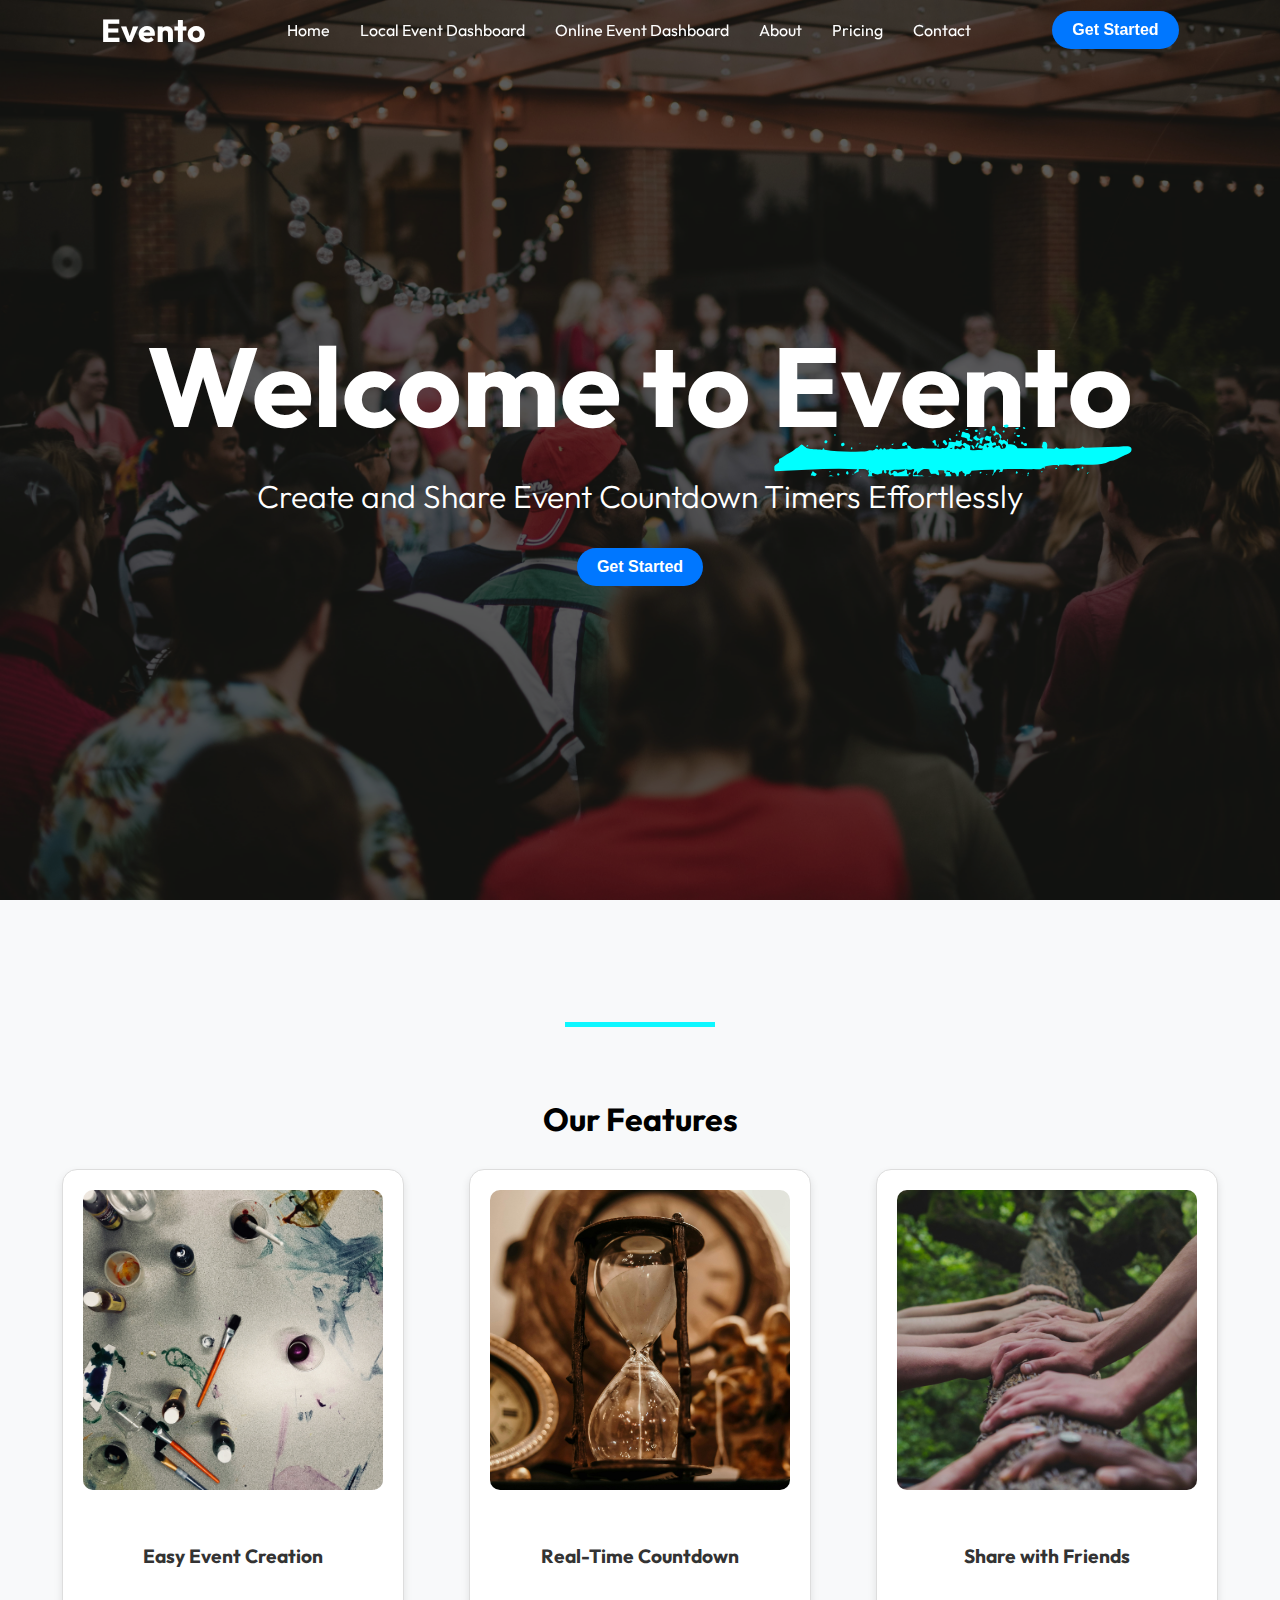
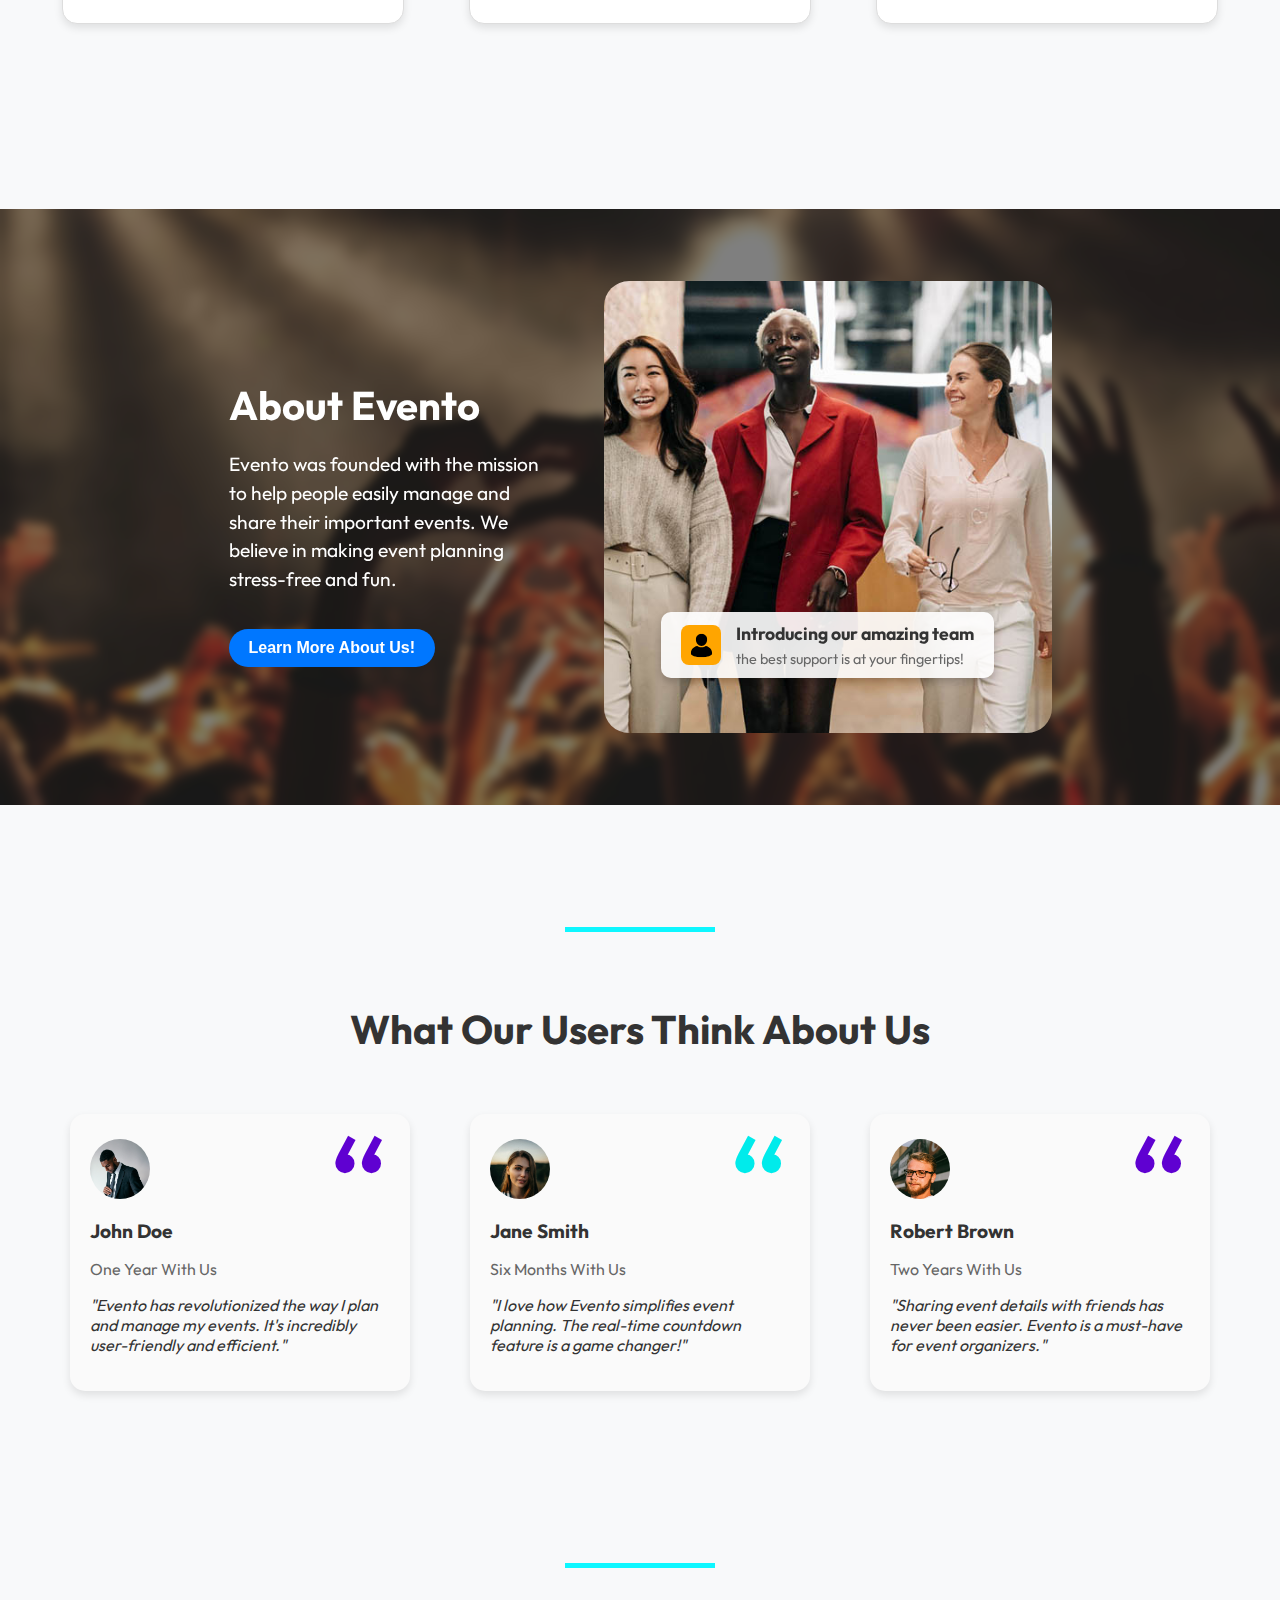
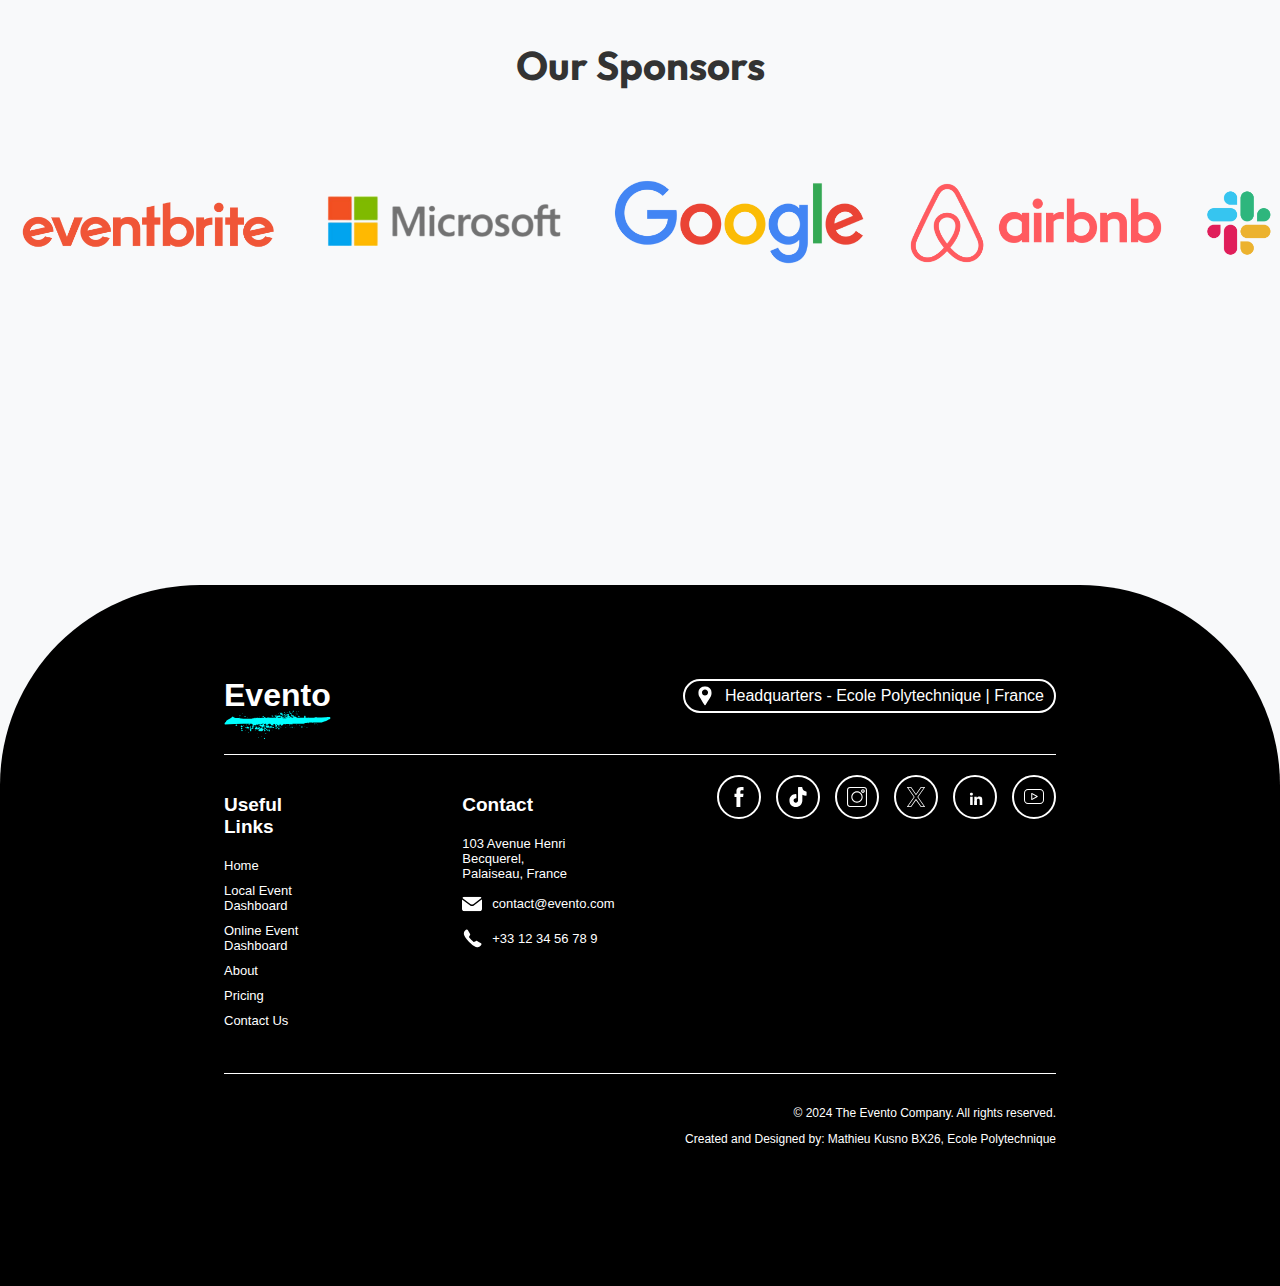
<file: index.html>
<!DOCTYPE html>
<html lang="en">
<head>
    <meta charset="utf-8" />
    <meta name="viewport" content="width=device-width, initial-scale=1">
    <link rel="stylesheet" type="text/css" href="homePage.css">
    <script src="script.js" defer></script>
    <link rel="preconnect" href="https://fonts.googleapis.com">
    <link rel="preconnect" href="https://fonts.gstatic.com" crossorigin>
    <link href="https://fonts.googleapis.com/css2?family=Outfit:wght@100..900&display=swap" rel="stylesheet">
    <title>Evento - Countdown</title>
</head>
<body>

    <div class="navbar">
        <div class="logo-nav">
            <h1>Evento</h1>
        </div>
        <div class="nav-links">
            <a href="#" class="nav-item">Home</a>
            <a href="dashboard-local.html" class="nav-item">Local Event Dashboard</a>
            <a href="dashboard-online.html" class="nav-item">Online Event Dashboard</a>
            <a href="aboutUs.html" class="nav-item">About</a>
            <a href="pricing.html" class="nav-item">Pricing</a>
            <a href="contact.html" class="nav-item">Contact</a>
        </div>
        <div class="call-to-action is-hidden-mobile">
            <a href="dashboard-local.html">
                <button>Get Started</button>
            </a>
        </div>
        <div class="hamburger" id="hamburger">
            <div></div>
            <div></div>
            <div></div>
        </div>
    </div>
    <div class="nav-drawer" id="navDrawer">
        <div class="nav-links-mobile">
            <a href="#" class="nav-item">Home</a>
            <a href="dashboard-local.html" class="nav-item">Local Event Dashboard</a>
            <a href="dashboard-online.html" class="nav-item">Online Event Dashboard</a>
            <a href="aboutUs.html" class="nav-item">About</a>
            <a href="pricing.html" class="nav-item">Pricing</a>
            <a href="contact.html" class="nav-item">Contact</a>
        </div>
        <div class="call-to-action">
            <a href="dashboard-local.html">
                <button>Get Started</button>
            </a>
        </div>
    </div>

    <div class="hero">
        <img src="img/hero-event-img.jpg" alt="Event Hero Image" class="hero-img">
        <div class="hero-darken"></div>
        <div class="hero-text">
            <h1>Welcome to <span class="highlight">Evento<img src="img/straight-underline-crop.svg" alt="Underline" class="underline-img is-hidden-mobile"></span></h1>
            <p>Create and Share Event Countdown Timers Effortlessly</p>
            <div class="call-to-action">
                <a href="dashboard-local.html">
                    <button>Get Started</button>
                </a>
            </div>
        </div>
    </div>
    
    <div id="features-overview">
        <div class="features-header">
            <div class="header-line"></div>
            <h2>Our Features</h2>
        </div>
        <div class="features-cards">
            <div class="feature-card">
                <img src="img/event-creation.jpg" alt="Easy Event Creation">
                <h3>Easy Event Creation</h3>
            </div>
            <div class="feature-card">
                <img src="img/countdown.jpg" alt="Real-Time Countdown">
                <h3>Real-Time Countdown</h3>
            </div>
            <div class="feature-card">
                <img src="img/share-with-friends.jpg" alt="Share with Friends">
                <h3>Share with Friends</h3>
            </div>
        </div>
    </div>

    <div id="about-us-overview">
        <div class="about-content">
            <h2>About Evento</h2>
            <p>Evento was founded with the mission to help people easily manage and share their important events. We believe in making event planning stress-free and fun.</p>
            <div class="call-to-action">
                <a href="aboutUs.html">
                    <button>Learn More About Us!</button>
                </a>
            </div>
        </div>
        <div class="about-image">
            <div class="image-caption">
                <div class="icon-bg">
                    <img src="img/about-us-person-icon.svg" alt="User Icon">
                </div>
                <div class="image-caption-text">
                    <strong>Introducing our amazing team</strong>
                    <p>the best support is at your fingertips!</p>
                </div>
            </div>
        </div>
    </div>

    <div id="testimonials">
        <div class="header-line"></div>
        <div class="testimonial-header">
            <h2>What Our Users Think About Us</h2>
        </div>
        <div class="testimonial-cards">
            <div class="testimonial-card">
                <div class="testimonial-card-header">
                    <img src="img/testimonial-person1.jpg" alt="User 1">
                    <span class="quote-mark">“</span>
                </div>
                <div class="testimonial-content">
                    <h3>John Doe</h3>
                    <p>One Year With Us</p>
                    <p>"Evento has revolutionized the way I plan and manage my events. It's incredibly user-friendly and efficient."</p>
                </div>
            </div>
            <div class="testimonial-card">
                <div class="testimonial-card-header">
                    <img src="img/testimonial-person2.jpg" alt="User 2">
                    <span class="quote-mark is-middle">“</span>
                </div>
                <div class="testimonial-content">
                    <h3>Jane Smith</h3>
                    <p>Six Months With Us</p>
                    <p>"I love how Evento simplifies event planning. The real-time countdown feature is a game changer!"</p>
                </div>
            </div>
            <div class="testimonial-card">
                <div class="testimonial-card-header">
                    <img src="img/testimonial-person3.jpg" alt="User 3">
                    <span class="quote-mark">“</span>
                </div>
                <div class="testimonial-content">
                    <h3>Robert Brown</h3>
                    <p>Two Years With Us</p>
                    <p>"Sharing event details with friends has never been easier. Evento is a must-have for event organizers."</p>
                </div>
            </div>
        </div>
    </div>

    <div id="our-sponsors">
        <div class="header-line"></div>
        <h2>Our Sponsors</h2>
        <div class="marquee-container">
            <div class="marquee">
                <img src="img/eventbrite.png" alt="Eventbrite">
                <img src="img/microsoft.png" alt="Microsoft">
                <img src="img/google.png" alt="Google">
                <img src="img/airbnb.png" alt="Airbnb">
                <img src="img/slack.png" alt="Slack">
                <img src="img/salesforce.png" alt="Salesforce">
                <img src="img/zoom.png" alt="Zoom">

                <img src="img/eventbrite.png" alt="Eventbrite">
                <img src="img/microsoft.png" alt="Microsoft">
                <img src="img/google.png" alt="Google">
                <img src="img/airbnb.png" alt="Airbnb">
                <img src="img/slack.png" alt="Slack">
                <img src="img/salesforce.png" alt="Salesforce">
                <img src="img/zoom.png" alt="Zoom">
            </div>
        </div>
    </div>
    
    <div id="footer">
        <div class="footer-top">
            <div class="logo-footer">
                <h1><span class="highlight">Evento<img src="img/straight-underline.svg" alt="Underline" class="underline-img"></span></h1>
            </div>
            <div class="footer-location">
                <img src="img/location-pin-footer.svg" alt="Location Icon">
                <p>Headquarters - Ecole Polytechnique | France</p>
            </div>
        </div>
        <div class="footer-line"></div>

        <div class="footer-mid">
            <div class="footer-links">
                <div class="footer-column">
                    <h3>Useful Links</h3>
                    <a href="index.html"><h4>Home</h4></a>
                    <a href="dashboard-local.html"><h4>Local Event Dashboard</h4></a>
                    <a href="dashboard-online.html"><h4>Online Event Dashboard</h4></a>
                    <a href="aboutUs.html"><h4>About</h4></a>
                    <a href="pricing.html"><h4>Pricing</h4></a>
                    <a href="contact.html"><h4>Contact Us</h4></a>
                </div>
                <div class="footer-column">
                    <h3>Contact</h3>
                    <h4>103 Avenue Henri Becquerel, <br>Palaiseau, France</h4>
                    <div class="contact-info">
                        <img src="img/email-icon-footer.svg" alt="Email Icon">
                        <h4>contact@evento.com</h4>
                    </div>
                    <div class="contact-info">
                        <img src="img/tel-icon-footer.svg" alt="Telephone Icon">
                        <h4>+33 12 34 56 78 9</h4>
                    </div>
                </div>
            </div>
            <div class="footer-socials">
                <a href="https://www.facebook.com/" target="_blank"><img src="img/facebook.svg" alt="Facebook"></a>
                <a href="https://www.tiktok.com/" target="_blank"><img src="img/tiktok.svg" alt="TikTok"></a>
                <a href="https://www.instagram.com/" target="_blank"><img src="img/instagram.svg" alt="Instagram"></a>
                <a href="https://www.x.com/" target="_blank"><img src="img/x.svg" alt="X (formerly Twitter)"></a>
                <a href="https://www.linkedin.com/" target="_blank"><img src="img/linkedIn.svg" alt="LinkedIn"></a>
                <a href="https://www.youtube.com/" target="_blank"><img src="img/youtube.svg" alt="YouTube"></a>
            </div>
        </div>
        <div class="footer-line"></div>

        <div class="footer-bottom">
            <p>© 2024 The Evento Company. All rights reserved.</p>
            <p>Created and Designed by: Mathieu Kusno BX26, Ecole Polytechnique</p>
        </div>

    </div>
    
</body>
</html>
</file>
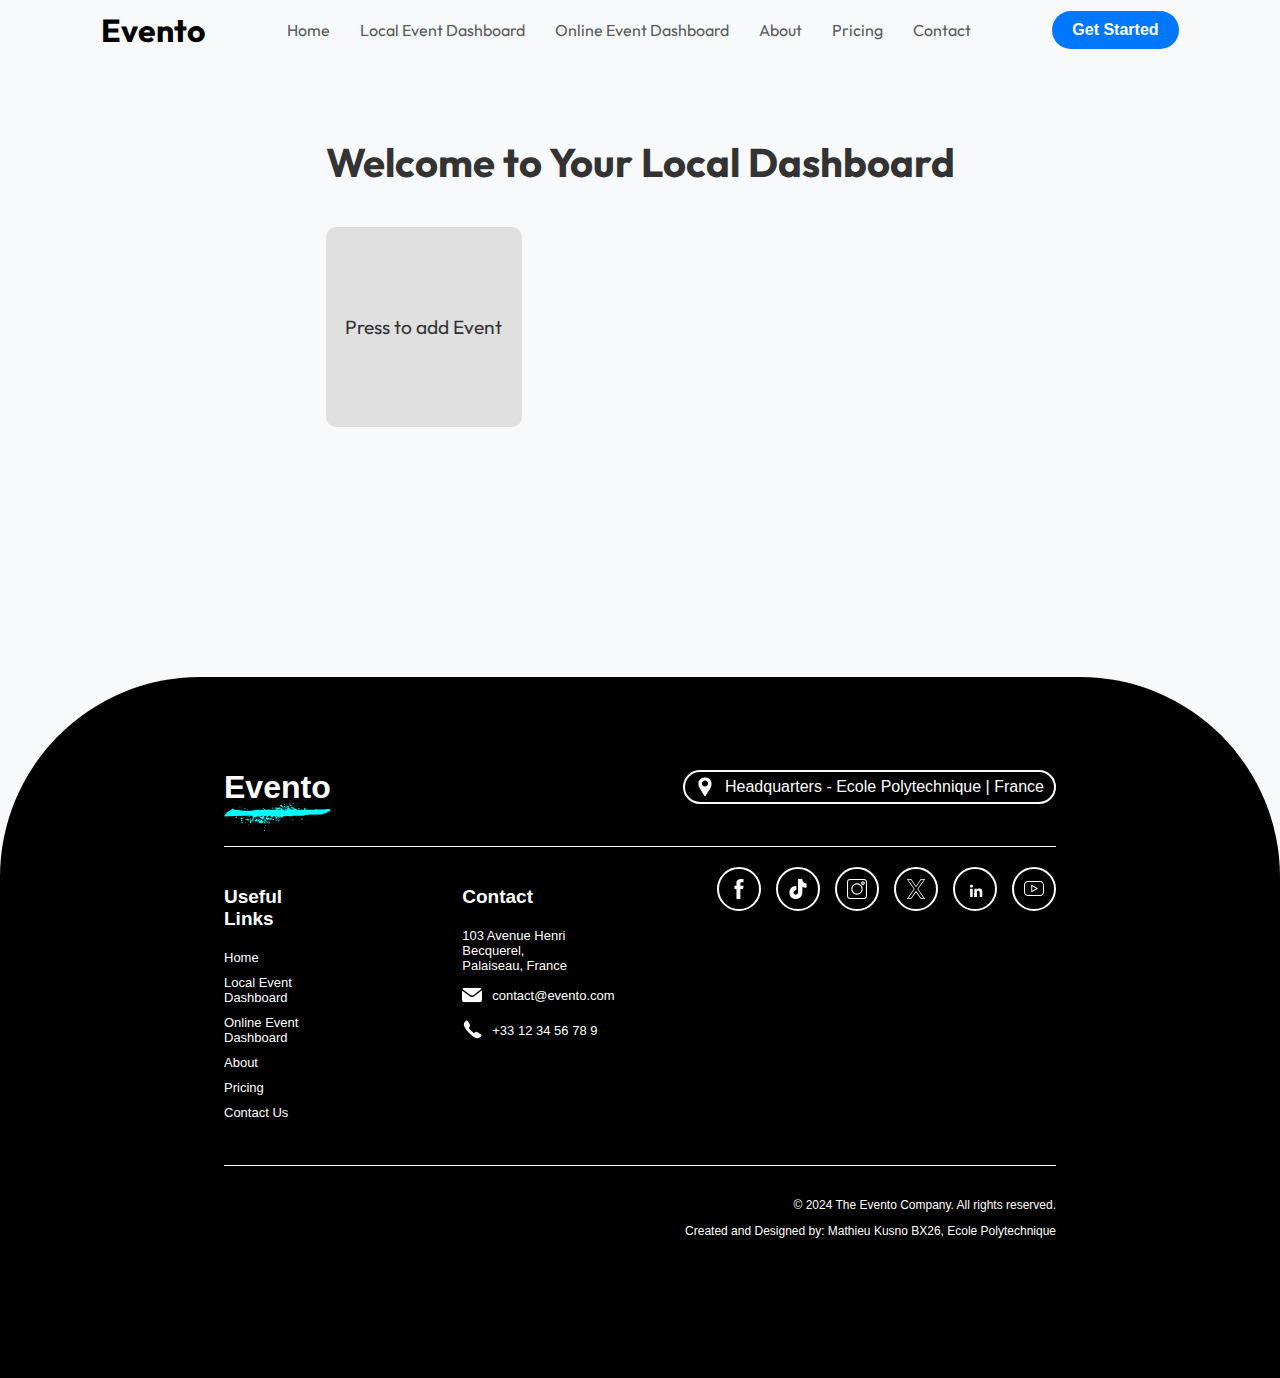
<file: dashboard-local.html>
<!DOCTYPE html>
<html lang="en">
<head>
    <meta charset="utf-8" />
    <meta name="viewport" content="width=device-width, initial-scale=1">
    <link rel="stylesheet" type="text/css" href="homePage.css">
    <link rel="stylesheet" type="text/css" href="pricing.css">
    <link rel="stylesheet" type="text/css" href="dashboard-local.css">
    <script src="dashboard-local-script.js" defer></script>
    <script src="script.js" defer></script>
    <link rel="preconnect" href="https://fonts.googleapis.com">
    <link rel="preconnect" href="https://fonts.gstatic.com" crossorigin>
    <link href="https://fonts.googleapis.com/css2?family=Outfit:wght@100..900&display=swap" rel="stylesheet">
    <title>Evento - Countdown</title>
</head>
<body>
    <div class="navbar">
        <div class="logo-nav">
            <h1>Evento</h1>
        </div>
        <div class="nav-links">
            <a href="index.html" class="nav-item">Home</a>
            <a href="#" class="nav-item">Local Event Dashboard</a>
            <a href="dashboard-online.html" class="nav-item">Online Event Dashboard</a>
            <a href="aboutUs.html" class="nav-item">About</a>
            <a href="pricing.html" class="nav-item">Pricing</a>
            <a href="contact.html" class="nav-item">Contact</a>
        </div>
        <div class="call-to-action is-hidden-mobile">
            <a href="dashboard-local.html">
                <button>Get Started</button>
            </a>
        </div>
        <div class="hamburger" id="hamburger">
            <div></div>
            <div></div>
            <div></div>
        </div>
    </div>
    <div class="nav-drawer" id="navDrawer">
        <div class="nav-links-mobile">
            <a href="index.html" class="nav-item">Home</a>
            <a href="#" class="nav-item">Local Event Dashboard</a>
            <a href="dashboard-online.html" class="nav-item">Online Event Dashboard</a>
            <a href="aboutUs.html" class="nav-item">About</a>
            <a href="pricing.html" class="nav-item">Pricing</a>
            <a href="contact.html" class="nav-item">Contact</a>
        </div>
        <div class="call-to-action">
            <a href="dashboard-local.html">
                <button>Get Started</button>
            </a>
        </div>
    </div>

    <input type="file" id="imageInput" style="display:none;" accept="image/*" onchange="handleImageChange(event)">


    <div id="local-dashboard">
        <h1>Welcome to Your Local Dashboard</h1>
        <div class="grid-container" id="grid-container">
            <div class="add-card" onclick="showModal()">
                <p>Press to add Event</p>
            </div>
        </div>
        <input type="file" id="imageInput" style="display:none;" accept="image/*">
    </div>

    <!-- Modal Pop up for user input-->
    <div id="cardModal" class="modal">
        <div class="modal-content">
            <span class="close" onclick="closeModal()">&times;</span>
            <h2>Add New Card</h2>
            <form id="cardForm">
                <label for="cardTitle">Event Title:</label>
                <textarea id="cardTitle" name="cardTitle" required></textarea>

                <label for="cardParagraph">Event Description:</label>
                <textarea id="cardParagraph" name="cardParagraph" required></textarea>

                <label for="cardDateTime">Event Date and Time:</label>
                <input type="datetime-local" id="cardDateTime" name="cardDateTime" required>

                <button type="button" onclick="submitCardDetails()">Submit</button>
            </form>
        </div>
    </div>
    
    
    <div id="footer">
        <div class="footer-top">
            <div class="logo-footer">
                <h1><span class="highlight">Evento<img src="img/straight-underline.svg" alt="Underline" class="underline-img"></span></h1>
            </div>
            <div class="footer-location">
                <img src="img/location-pin-footer.svg" alt="Location Icon">
                <p>Headquarters - Ecole Polytechnique | France</p>
            </div>
        </div>
        <div class="footer-line"></div>

        <div class="footer-mid">
            <div class="footer-links">
                <div class="footer-column">
                    <h3>Useful Links</h3>
                    <a href="index.html"><h4>Home</h4></a>
                    <a href="dashboard-local.html"><h4>Local Event Dashboard</h4></a>
                    <a href="dashboard-online.html"><h4>Online Event Dashboard</h4></a>
                    <a href="aboutUs.html"><h4>About</h4></a>
                    <a href="pricing.html"><h4>Pricing</h4></a>
                    <a href="contact.html"><h4>Contact Us</h4></a>
                </div>
                <div class="footer-column">
                    <h3>Contact</h3>
                    <h4>103 Avenue Henri Becquerel, <br>Palaiseau, France</h4>
                    <div class="contact-info">
                        <img src="img/email-icon-footer.svg" alt="Email Icon">
                        <h4>contact@evento.com</h4>
                    </div>
                    <div class="contact-info">
                        <img src="img/tel-icon-footer.svg" alt="Telephone Icon">
                        <h4>+33 12 34 56 78 9</h4>
                    </div>
                </div>
            </div>
            <div class="footer-socials">
                <a href="https://www.facebook.com/" target="_blank"><img src="img/facebook.svg" alt="Facebook"></a>
                <a href="https://www.tiktok.com/" target="_blank"><img src="img/tiktok.svg" alt="TikTok"></a>
                <a href="https://www.instagram.com/" target="_blank"><img src="img/instagram.svg" alt="Instagram"></a>
                <a href="https://www.x.com/" target="_blank"><img src="img/x.svg" alt="X (formerly Twitter)"></a>
                <a href="https://www.linkedin.com/" target="_blank"><img src="img/linkedIn.svg" alt="LinkedIn"></a>
                <a href="https://www.youtube.com/" target="_blank"><img src="img/youtube.svg" alt="YouTube"></a>
            </div>
        </div>
        <div class="footer-line"></div>

        <div class="footer-bottom">
            <p>© 2024 The Evento Company. All rights reserved.</p>
            <p>Created and Designed by: Mathieu Kusno BX26, Ecole Polytechnique</p>
        </div>

    </div>
    
</body>
</html>
</file>
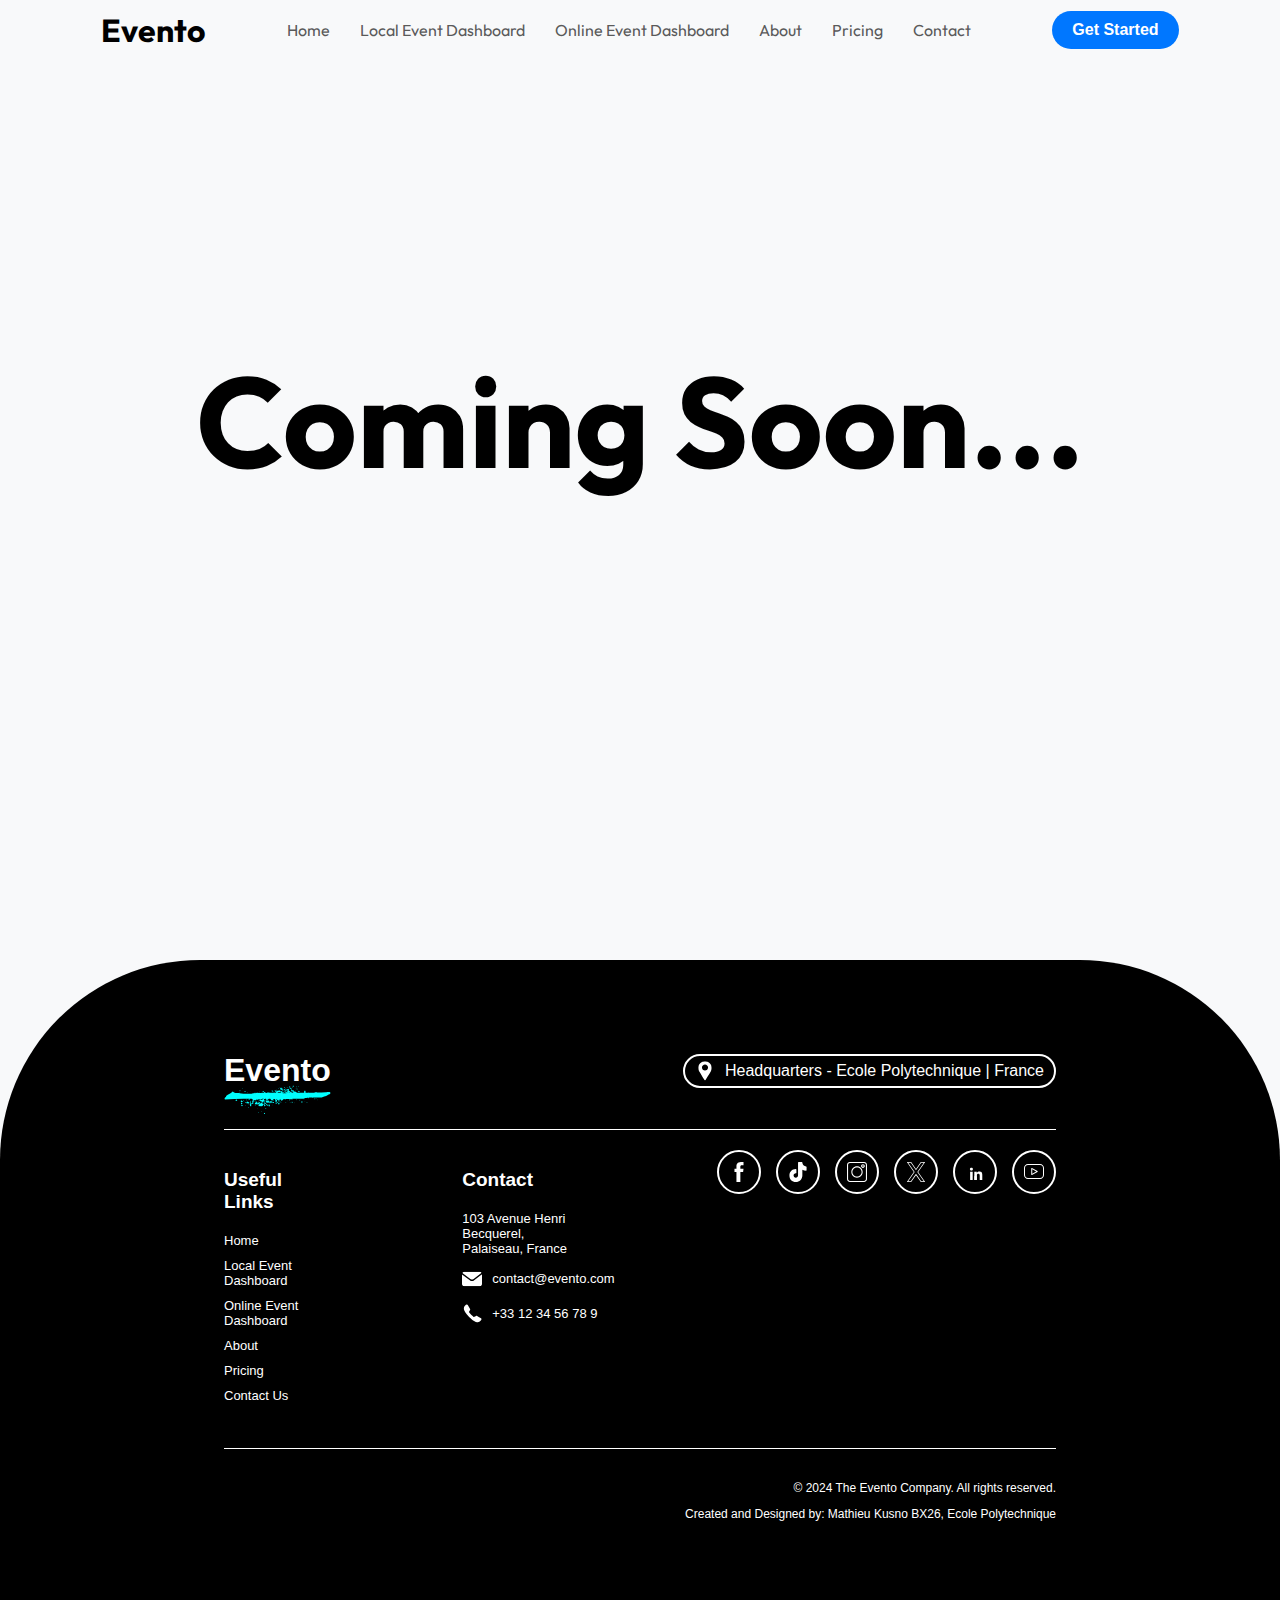
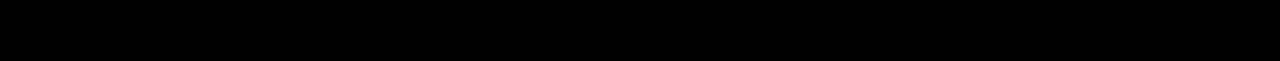
<file: dashboard-online.html>
<!DOCTYPE html>
<html lang="en">
<head>
    <meta charset="utf-8" />
    <meta name="viewport" content="width=device-width, initial-scale=1">
    <link rel="stylesheet" type="text/css" href="homePage.css">
    <link rel="stylesheet" type="text/css" href="pricing.css">
    <link rel="stylesheet" type="text/css" href="dashboard-online.css">
    <script src="script.js" defer></script>
    <link rel="preconnect" href="https://fonts.googleapis.com">
    <link rel="preconnect" href="https://fonts.gstatic.com" crossorigin>
    <link href="https://fonts.googleapis.com/css2?family=Outfit:wght@100..900&display=swap" rel="stylesheet">
    <title>Evento - Countdown</title>
</head>
<body>
    <div class="navbar">
        <div class="logo-nav">
            <h1>Evento</h1>
        </div>
        <div class="nav-links">
            <a href="index.html" class="nav-item">Home</a>
            <a href="dashboard-local.html" class="nav-item">Local Event Dashboard</a>
            <a href="#" class="nav-item">Online Event Dashboard</a>
            <a href="aboutUs.html" class="nav-item">About</a>
            <a href="pricing.html" class="nav-item">Pricing</a>
            <a href="contact.html" class="nav-item">Contact</a>
        </div>
        <div class="call-to-action is-hidden-mobile">
            <a href="dashboard-local.html">
                <button>Get Started</button>
            </a>
        </div>
        <div class="hamburger" id="hamburger">
            <div></div>
            <div></div>
            <div></div>
        </div>
    </div>
    <div class="nav-drawer" id="navDrawer">
        <div class="nav-links-mobile">
            <a href="index.html" class="nav-item">Home</a>
            <a href="dashboard-local.html" class="nav-item">Local Event Dashboard</a>
            <a href="#" class="nav-item">Online Event Dashboard</a>
            <a href="aboutUs.html" class="nav-item">About</a>
            <a href="pricing.html" class="nav-item">Pricing</a>
            <a href="contact.html" class="nav-item">Contact</a>
        </div>
        <div class="call-to-action">
            <a href="dashboard-local.html">
                <button>Get Started</button>
            </a>
        </div>
    </div>


    <div class="hero-title">
        <h1>Coming Soon...</h1>
    </div>
    
    <div id="footer">
        <div class="footer-top">
            <div class="logo-footer">
                <h1><span class="highlight">Evento<img src="img/straight-underline.svg" alt="Underline" class="underline-img"></span></h1>
            </div>
            <div class="footer-location">
                <img src="img/location-pin-footer.svg" alt="Location Icon">
                <p>Headquarters - Ecole Polytechnique | France</p>
            </div>
        </div>
        <div class="footer-line"></div>

        <div class="footer-mid">
            <div class="footer-links">
                <div class="footer-column">
                    <h3>Useful Links</h3>
                    <a href="index.html"><h4>Home</h4></a>
                    <a href="dashboard-local.html"><h4>Local Event Dashboard</h4></a>
                    <a href="dashboard-online.html"><h4>Online Event Dashboard</h4></a>
                    <a href="aboutUs.html"><h4>About</h4></a>
                    <a href="pricing.html"><h4>Pricing</h4></a>
                    <a href="contact.html"><h4>Contact Us</h4></a>
                </div>
                <div class="footer-column">
                    <h3>Contact</h3>
                    <h4>103 Avenue Henri Becquerel, <br>Palaiseau, France</h4>
                    <div class="contact-info">
                        <img src="img/email-icon-footer.svg" alt="Email Icon">
                        <h4>contact@evento.com</h4>
                    </div>
                    <div class="contact-info">
                        <img src="img/tel-icon-footer.svg" alt="Telephone Icon">
                        <h4>+33 12 34 56 78 9</h4>
                    </div>
                </div>
            </div>
            <div class="footer-socials">
                <a href="https://www.facebook.com/" target="_blank"><img src="img/facebook.svg" alt="Facebook"></a>
                <a href="https://www.tiktok.com/" target="_blank"><img src="img/tiktok.svg" alt="TikTok"></a>
                <a href="https://www.instagram.com/" target="_blank"><img src="img/instagram.svg" alt="Instagram"></a>
                <a href="https://www.x.com/" target="_blank"><img src="img/x.svg" alt="X (formerly Twitter)"></a>
                <a href="https://www.linkedin.com/" target="_blank"><img src="img/linkedIn.svg" alt="LinkedIn"></a>
                <a href="https://www.youtube.com/" target="_blank"><img src="img/youtube.svg" alt="YouTube"></a>
            </div>
        </div>
        <div class="footer-line"></div>

        <div class="footer-bottom">
            <p>© 2024 The Evento Company. All rights reserved.</p>
            <p>Created and Designed by: Mathieu Kusno BX26, Ecole Polytechnique</p>
        </div>

    </div>
    
</body>
</html>
</file>
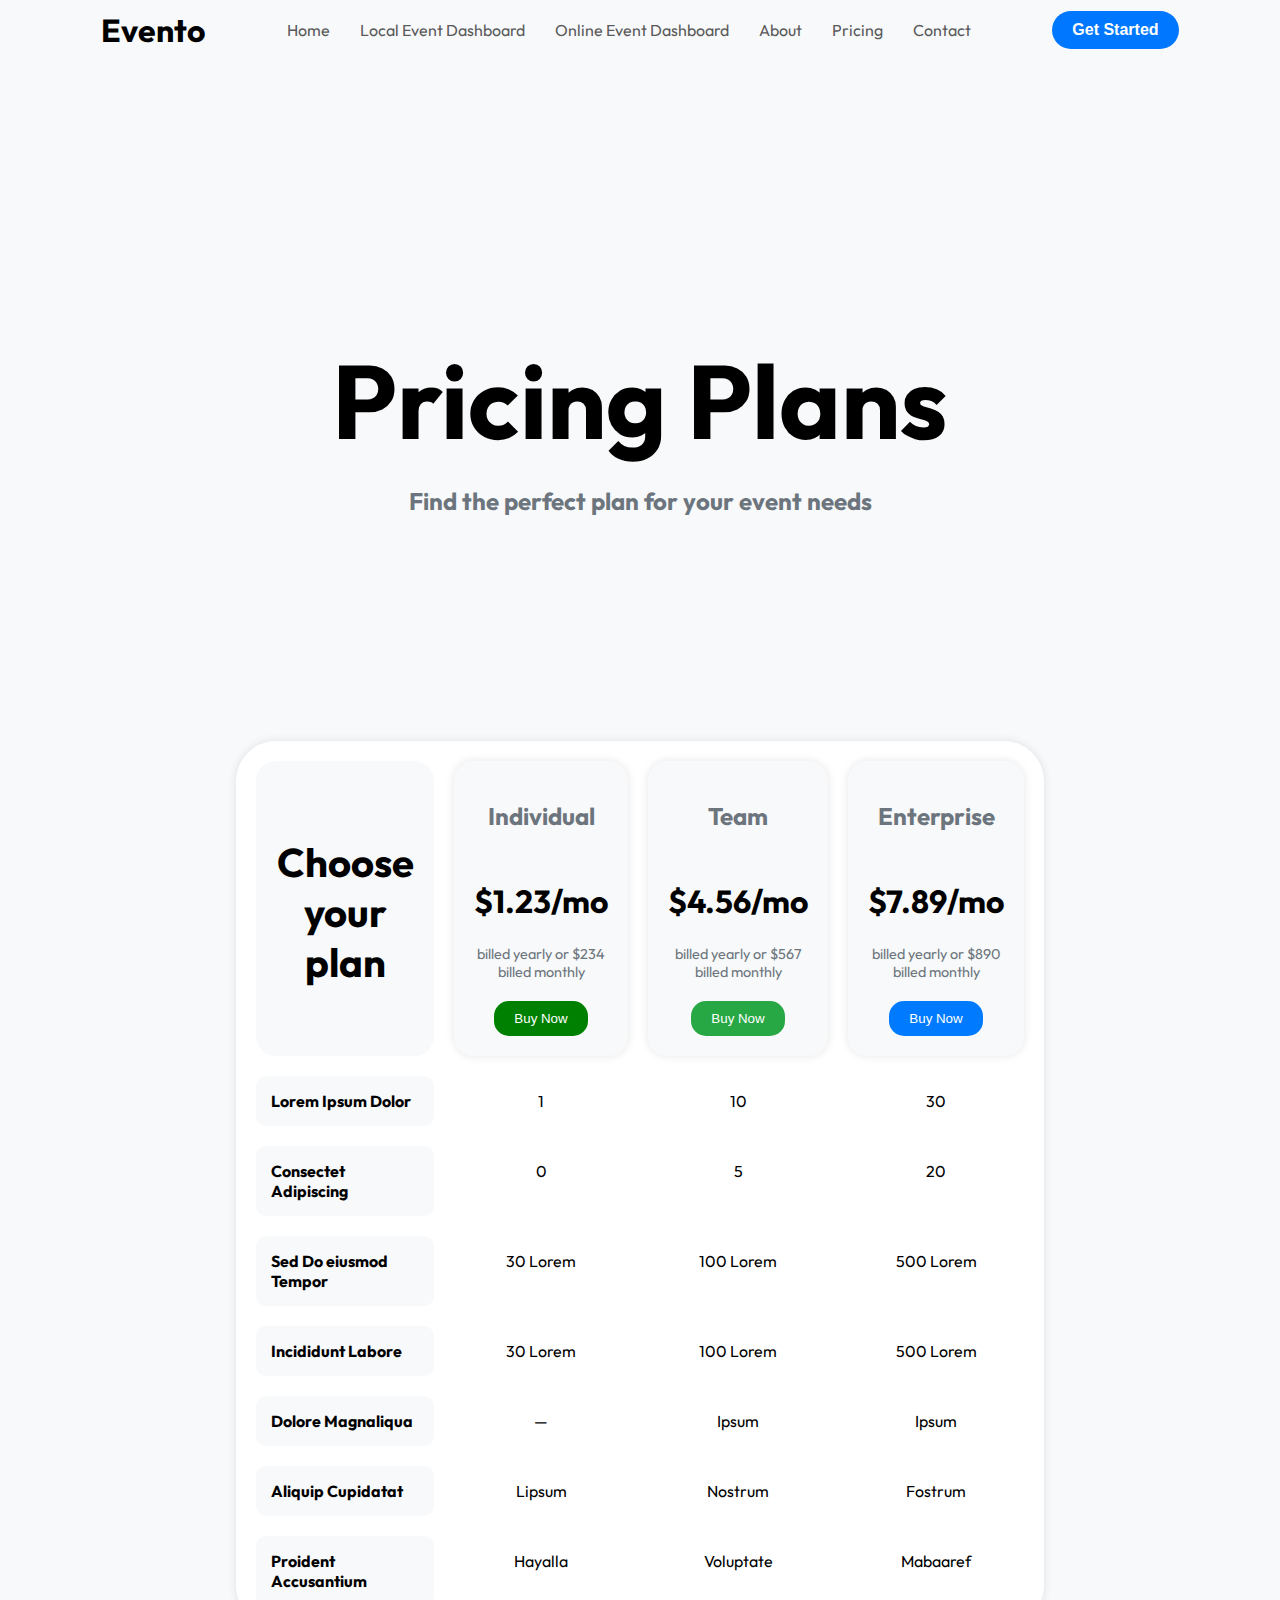
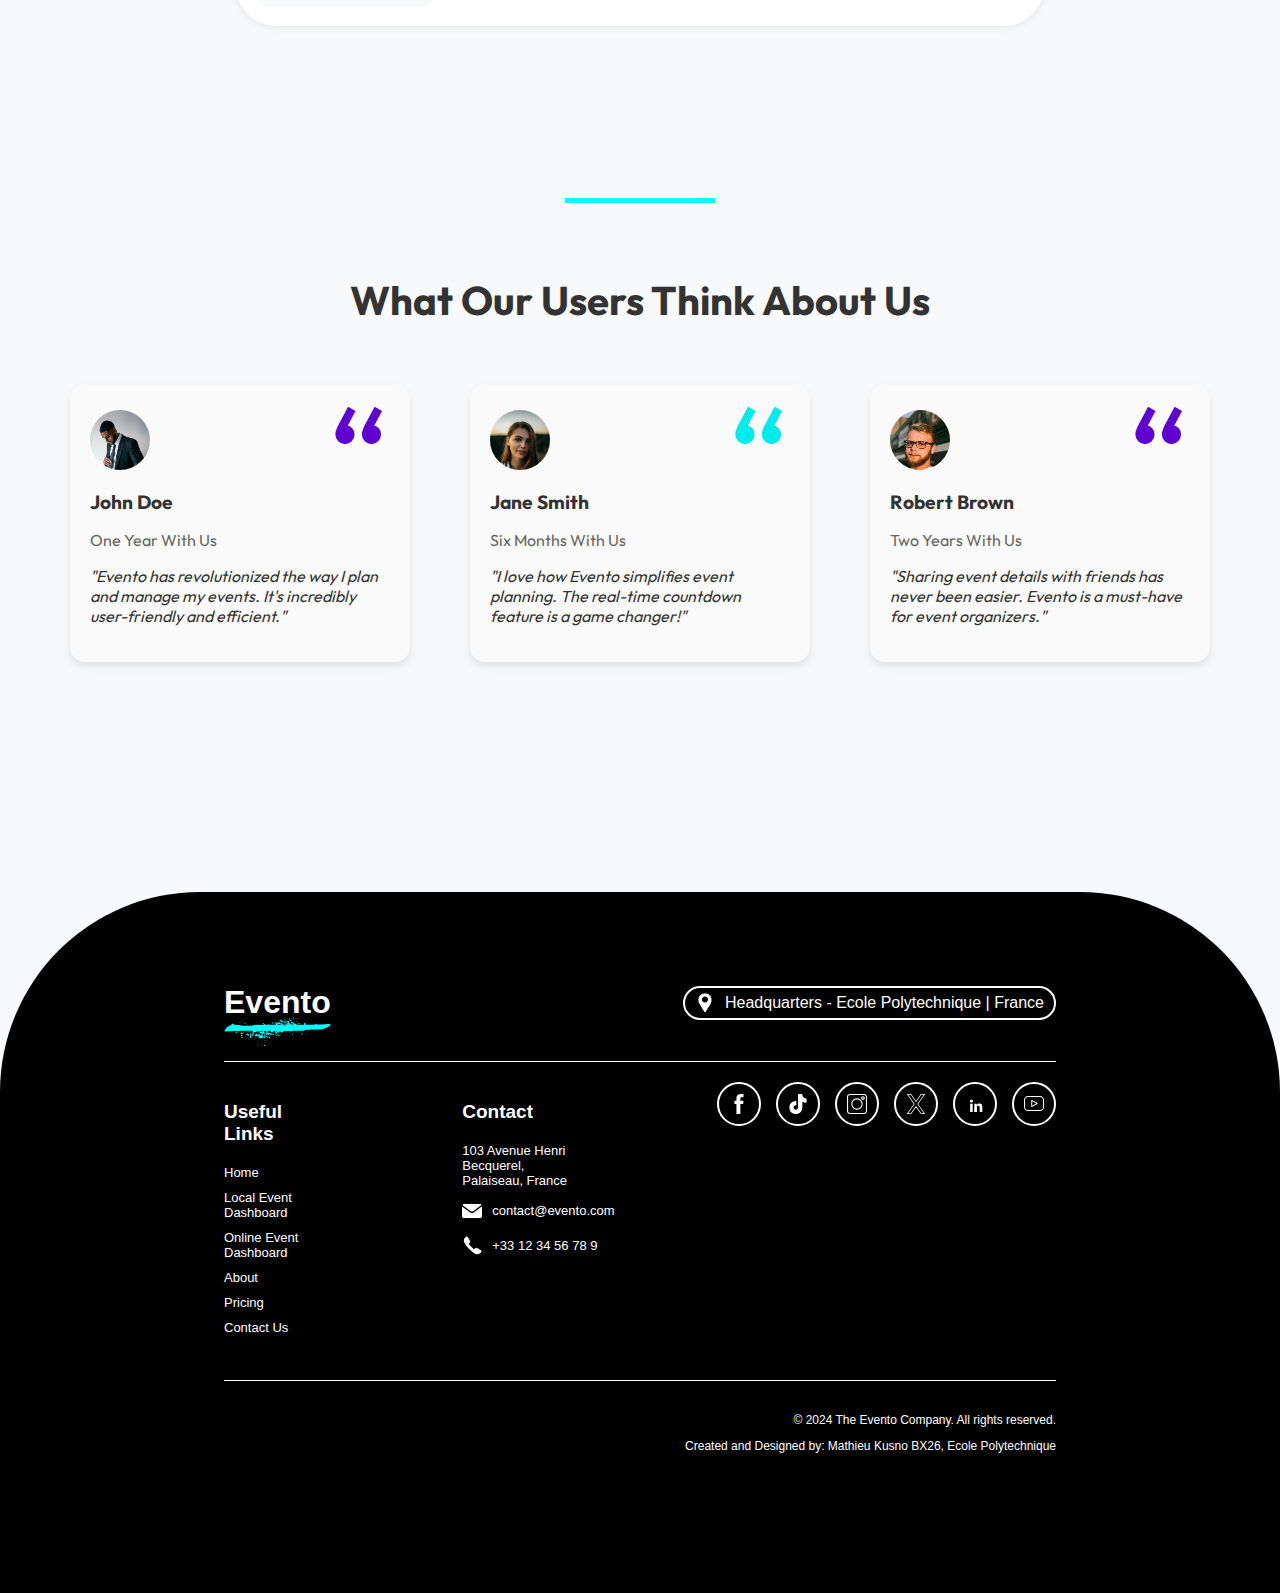
<file: pricing.html>
<!DOCTYPE html>
<html lang="en">
<head>
    <meta charset="utf-8" />
    <meta name="viewport" content="width=device-width, initial-scale=1">
    <link rel="stylesheet" type="text/css" href="homePage.css">
    <link rel="stylesheet" type="text/css" href="pricing.css">
    <script src="script.js" defer></script>
    <link rel="preconnect" href="https://fonts.googleapis.com">
    <link rel="preconnect" href="https://fonts.gstatic.com" crossorigin>
    <link href="https://fonts.googleapis.com/css2?family=Outfit:wght@100..900&display=swap" rel="stylesheet">
    <title>Evento - Countdown</title>
</head>
<body>
    <div class="navbar">
        <div class="logo-nav">
            <h1>Evento</h1>
        </div>
        <div class="nav-links">
            <a href="index.html" class="nav-item">Home</a>
            <a href="dashboard-local.html" class="nav-item">Local Event Dashboard</a>
            <a href="dashboard-online.html" class="nav-item">Online Event Dashboard</a>
            <a href="aboutUs.html" class="nav-item">About</a>
            <a href="#" class="nav-item">Pricing</a>
            <a href="contact.html" class="nav-item">Contact</a>
        </div>
        <div class="call-to-action is-hidden-mobile">
            <a href="dashboard-local.html">
                <button>Get Started</button>
            </a>
        </div>
        <div class="hamburger" id="hamburger">
            <div></div>
            <div></div>
            <div></div>
        </div>
    </div>
    <div class="nav-drawer" id="navDrawer">
        <div class="nav-links-mobile">
            <a href="index.html" class="nav-item">Home</a>
            <a href="dashboard-local.html" class="nav-item">Local Event Dashboard</a>
            <a href="dashboard-online.html" class="nav-item">Online Event Dashboard</a>
            <a href="aboutUs.html" class="nav-item">About</a>
            <a href="#" class="nav-item">Pricing</a>
            <a href="contact.html" class="nav-item">Contact</a>
        </div>
        <div class="call-to-action">
            <a href="dashboard-local.html">
                <button>Get Started</button>
            </a>
        </div>
    </div>

    <div id="pricing">
        <h1 class="main-title">Pricing Plans</h1>
        <h2 class="main-subtitle">Find the perfect plan for your event needs</h2>
        <div class="pricing-features-grid">
            <div class="plan-description">
                <h1>Choose your plan</h1>
            </div>
            <div class="plan individual">
                <h2>Individual</h2>
                <p class="price">$1.23/mo</p>
                <p class="billing">billed yearly or $234 billed monthly</p>
                <a href="https://buy.stripe.com/test_3csbMf5wb4re0lW6oo">
                    <button>Buy Now</button>
                </a>
                
            </div>
            <div class="plan team">
                <h2>Team</h2>
                <p class="price">$4.56/mo</p>
                <p class="billing">billed yearly or $567 billed monthly</p>
                <a href="https://buy.stripe.com/test_bIYeYr1fV7Dqd8I8wx">
                    <button>Buy Now</button>
                </a>
            </div>
            <div class="plan enterprise">
                <h2>Enterprise</h2>
                <p class="price">$7.89/mo</p>
                <p class="billing">billed yearly or $890 billed monthly</p>
                <a href="https://buy.stripe.com/test_14k9E79MraPCecMeUW">
                    <button>Buy Now</button>
                </a>
            </div>
    
            
            <div class="feature-title is-hidden-mobile">Lorem Ipsum Dolor</div>
            <div class="feature is-hidden-mobile">1</div>
            <div class="feature is-hidden-mobile">10</div>
            <div class="feature is-hidden-mobile">30</div>
            
            <div class="feature-title is-hidden-mobile">Consectet Adipiscing</div>
            <div class="feature is-hidden-mobile">0</div>
            <div class="feature is-hidden-mobile">5</div>
            <div class="feature is-hidden-mobile">20</div>
            
            <div class="feature-title is-hidden-mobile">Sed Do eiusmod Tempor</div>
            <div class="feature is-hidden-mobile">30 Lorem</div>
            <div class="feature is-hidden-mobile">100 Lorem</div>
            <div class="feature is-hidden-mobile">500 Lorem</div>
            
            <div class="feature-title is-hidden-mobile">Incididunt Labore</div>
            <div class="feature is-hidden-mobile">30 Lorem</div>
            <div class="feature is-hidden-mobile">100 Lorem</div>
            <div class="feature is-hidden-mobile">500 Lorem</div>
            
            <div class="feature-title is-hidden-mobile">Dolore Magnaliqua</div>
            <div class="feature is-hidden-mobile">—</div>
            <div class="feature is-hidden-mobile">Ipsum</div>
            <div class="feature is-hidden-mobile">Ipsum</div>
            
            <div class="feature-title is-hidden-mobile">Aliquip Cupidatat</div>
            <div class="feature is-hidden-mobile">Lipsum</div>
            <div class="feature is-hidden-mobile">Nostrum</div>
            <div class="feature is-hidden-mobile">Fostrum</div>
            
            <div class="feature-title is-hidden-mobile">Proident Accusantium</div>
            <div class="feature is-hidden-mobile">Hayalla</div>
            <div class="feature is-hidden-mobile">Voluptate</div>
            <div class="feature is-hidden-mobile">Mabaaref</div>
        </div>
    </div>

    <div id="testimonials">
        <div class="header-line"></div>
        <div class="testimonial-header">
            <h2>What Our Users Think About Us</h2>
        </div>
        <div class="testimonial-cards">
            <div class="testimonial-card">
                <div class="testimonial-card-header">
                    <img src="img/testimonial-person1.jpg" alt="User 1">
                    <span class="quote-mark">“</span>
                </div>
                <div class="testimonial-content">
                    <h3>John Doe</h3>
                    <p>One Year With Us</p>
                    <p>"Evento has revolutionized the way I plan and manage my events. It's incredibly user-friendly and efficient."</p>
                </div>
            </div>
            <div class="testimonial-card">
                <div class="testimonial-card-header">
                    <img src="img/testimonial-person2.jpg" alt="User 2">
                    <span class="quote-mark is-middle">“</span>
                </div>
                <div class="testimonial-content">
                    <h3>Jane Smith</h3>
                    <p>Six Months With Us</p>
                    <p>"I love how Evento simplifies event planning. The real-time countdown feature is a game changer!"</p>
                </div>
            </div>
            <div class="testimonial-card">
                <div class="testimonial-card-header">
                    <img src="img/testimonial-person3.jpg" alt="User 3">
                    <span class="quote-mark">“</span>
                </div>
                <div class="testimonial-content">
                    <h3>Robert Brown</h3>
                    <p>Two Years With Us</p>
                    <p>"Sharing event details with friends has never been easier. Evento is a must-have for event organizers."</p>
                </div>
            </div>
        </div>
    </div>
    
    <div id="footer">
        <div class="footer-top">
            <div class="logo-footer">
                <h1><span class="highlight">Evento<img src="img/straight-underline.svg" alt="Underline" class="underline-img"></span></h1>
            </div>
            <div class="footer-location">
                <img src="img/location-pin-footer.svg" alt="Location Icon">
                <p>Headquarters - Ecole Polytechnique | France</p>
            </div>
        </div>
        <div class="footer-line"></div>

        <div class="footer-mid">
            <div class="footer-links">
                <div class="footer-column">
                    <h3>Useful Links</h3>
                    <a href="index.html"><h4>Home</h4></a>
                    <a href="dashboard-local.html"><h4>Local Event Dashboard</h4></a>
                    <a href="dashboard-online.html"><h4>Online Event Dashboard</h4></a>
                    <a href="aboutUs.html"><h4>About</h4></a>
                    <a href="pricing.html"><h4>Pricing</h4></a>
                    <a href="contact.html"><h4>Contact Us</h4></a>
                </div>
                <div class="footer-column">
                    <h3>Contact</h3>
                    <h4>103 Avenue Henri Becquerel, <br>Palaiseau, France</h4>
                    <div class="contact-info">
                        <img src="img/email-icon-footer.svg" alt="Email Icon">
                        <h4>contact@evento.com</h4>
                    </div>
                    <div class="contact-info">
                        <img src="img/tel-icon-footer.svg" alt="Telephone Icon">
                        <h4>+33 12 34 56 78 9</h4>
                    </div>
                </div>
            </div>
            <div class="footer-socials">
                <a href="https://www.facebook.com/" target="_blank"><img src="img/facebook.svg" alt="Facebook"></a>
                <a href="https://www.tiktok.com/" target="_blank"><img src="img/tiktok.svg" alt="TikTok"></a>
                <a href="https://www.instagram.com/" target="_blank"><img src="img/instagram.svg" alt="Instagram"></a>
                <a href="https://www.x.com/" target="_blank"><img src="img/x.svg" alt="X (formerly Twitter)"></a>
                <a href="https://www.linkedin.com/" target="_blank"><img src="img/linkedIn.svg" alt="LinkedIn"></a>
                <a href="https://www.youtube.com/" target="_blank"><img src="img/youtube.svg" alt="YouTube"></a>
            </div>
        </div>
        <div class="footer-line"></div>

        <div class="footer-bottom">
            <p>© 2024 The Evento Company. All rights reserved.</p>
            <p>Created and Designed by: Mathieu Kusno BX26, Ecole Polytechnique</p>
        </div>

    </div>
    
</body>
</html>
</file>
<file: homePage.css>
body {
    display: flex;
    flex-direction: column;
    align-items: center;
    justify-content: center;
    font-family: 'Outfit', sans-serif; 
    overflow-x: hidden;
    padding-bottom: 0;
    margin: 0px;

    background-color: #f8f9fa;

}



/* Navbar elements and styling */

.navbar {
    display: flex;
    justify-content: space-evenly;
    align-items: center;
    padding: 10px 20px;
    width: 100%;
    box-sizing: border-box;
    position: fixed; 
    top: 0;
    left: 0;
    z-index: 1000; 
    transition: background-color 0.7s ease;
}

.navbar-top {
    background-color: transparent;
}

.navbar-scrolled {
    background-color: rgba(0, 0, 0, 0.63);
}

.logo-nav h1 {
    color: white;
    margin: 0;
}

.nav-links {
    display: flex;
    gap: 30px;
}

.nav-links-mobile {
    display: none;
    flex-direction: column;
    gap: 10px;
    text-align: center;
    width: 100%;
}

.hamburger {
    display: none;
    flex-direction: column;
    cursor: pointer;
    padding: 10px;
}

.hamburger div {
    width: 25px;
    height: 3px;
    background-color: white;
    margin: 4px 0;
    transition: 0.4s;
}

.nav-item {
    color: white;
    text-decoration: none;
    font-size: 16px;
    transition: color 0.3s;
    cursor: pointer; 
}

.nav-item:hover {
    color: rgb(0, 255, 255);
}

.call-to-action button {
    background-color: rgb(0, 119, 255);
    color: white;
    border: none;
    padding: 10px 20px;
    font-size: 16px;
    font-weight: 700;
    border-radius: 25px;
    cursor: pointer;
    transition: background-color 0.7s ease;
}

.call-to-action button:hover {
    background-color: rgb(108, 0, 208);
}

.nav-drawer {
    display: none;
}

.nav-drawer .call-to-action button {
    font-size: 12px;
}


/* Hero section styling */


.hero {
    position: relative;
    height: 100vh;
    width: 100vw;
    display: flex;
    align-items: center;
    justify-content: center;
    color: white;
    text-align: center;
}

.hero-img {
    position: absolute;
    top: 0;
    left: 0;
    width: 100%;
    height: 100%;
    object-fit: cover;

    z-index: -2;
}

.hero-darken {
    position: absolute;
    top: 0;
    left: 0;
    width: 100%;
    height: 100%;
    background-color: rgba(0, 0, 0, 0.645);
    z-index: -1;
}


.hero-text h1 {
    font-size: 7rem;
    font-weight: bold;
    margin: 0;
    position: relative;
}

.hero-text .highlight {
    position: relative;
    display: inline-block;
}

.underline-img {
    display: block; 
    width: 100%; 
    position: absolute;
    bottom: -65px;
    left: 0;
}


.hero-text p {
    font-size: 2rem;
    font-weight: 300;
    margin-top: 20px;
}




/* Features overview section styling on homePage */

#features-overview {
    text-align: center;
    padding: 50px 0;
    margin-top: 8vh;
}

.features-header {
    margin-bottom: 30px;
}

.header-line {
    width: 150px;
    height: 5px;
    background-color: rgb(14, 247, 255);
    margin: 0 auto;
    margin-bottom: 8vh;
}

.features-header h2 {
    font-size: 2em;
    font-weight: bold;
    margin: 0;
}

.features-cards {
    display: flex;
    justify-content: center;
    gap: 65px;
}

.feature-card {
    background-color: #ffffff;
    border: 1px solid #dddddd;
    border-radius: 15px;
    padding: 20px;
    width: 300px;
    box-shadow: 0 4px 8px rgba(0, 0, 0, 0.1);
    transition: transform 0.3s;
}

.feature-card:hover {
    transform: translateY(-10px);
}

.feature-card img {
    width: 100%; 
    height: 300px; 
    object-fit: cover; 
    object-position: center;
    margin-bottom: 15px;
    border-radius: 10px; 
}

.feature-card h3 {
    font-size: 1.2em;
    margin: 0;
    color: #333333;
    margin-top: 35px;
    margin-bottom: 35px;
}



/* About us Overview section HomePage */

#about-us-overview {
    display: flex;
    align-items: center;
    justify-content: center;
    padding: 8vh 0px;
    background: url('img/about-us-overview-bg.jpg') no-repeat center center;
    background-size: cover;
    position: relative;
    width: 100vw;
    margin-top: 15vh;
}

#about-us-overview::before {
    content: "";
    position: absolute;
    top: 0;
    left: 0;
    width: 100%;
    height: 100%;
    background: rgba(0, 0, 0, 0.5);
    backdrop-filter: blur(5px);
    z-index: 1;
}

.about-content, .about-image {
    position: relative;
    z-index: 2;
    color: white;
}

.about-content {
    flex: 1;
    max-width: 25%;
    margin-right: 55px;
}

.about-content h2 {
    font-size: 2.5em;
    font-weight: bold;
    margin-bottom: 20px;
}

.about-content p {
    font-size: 1.2em;
    line-height: 1.5;
    margin-bottom: 35px;
}

.about-image {
    height: 48vh; 
    width: 35vw;
    background: url('img/about-us-happy-moment.jpg') no-repeat center center;
    background-size: cover;
    display: flex;
    align-items: flex-end; 
    justify-content: center; 
    padding-bottom: 20px;
    border-radius: 25px;
}

.image-caption {
    display: flex;
    align-items: center;
    background: rgba(255, 255, 255, 0.9);
    border-radius: 10px;
    padding: 10px 20px;
    box-shadow: 0 4px 8px rgba(0, 0, 0, 0.2);
    margin-bottom: 35px; 
}

.image-caption img {
    width: 25px;
    height: 25px;
}

.image-caption .image-caption-text {
    display: flex;
    flex-direction: column;
}

.image-caption .icon-bg {
    height: 40px;
    width: 40px;
    border-radius: 8px;
    background-color: orange;
    display: flex;
    justify-content: center;
    align-items: center;
    margin-right: 15px;
}

.image-caption strong {
    font-size: 1.1em;
    margin-bottom: 5px;
    color: #333;
}

.image-caption p {
    font-size: 0.9em;
    color: #666;
    margin: 0;
}



/* Testimonials styling */

#testimonials {
    margin-top: 8vh;
    text-align: center;
    padding: 50px 20px;
}

.testimonial-header h2 {
    font-size: 2.5em;
    font-weight: bold;
    margin-bottom: 60px;
    color: #333333; 
}

.testimonial-cards {
    display: flex;
    justify-content: center;
    gap: 60px;
    flex-wrap: wrap;
}

.testimonial-card {
    background-color: rgb(250, 250, 250);
    border-radius: 15px;
    box-shadow: 0 4px 8px rgba(0, 0, 0, 0.1);
    padding: 20px;
    max-width: 300px;
    text-align: left;
    transition: transform 0.6s;
}

.testimonial-card:hover {
    transform: scale(1.2);
}

.testimonial-card-header {
    display: flex;
    justify-content: space-between;
    align-items: center;
    height: 85px;
}

.testimonial-card img {
    width: 60px;
    height: 60px;
    border-radius: 50%;
    margin-bottom: 15px;
    object-fit: cover;
}

.quote-mark {
    font-size: 9em;
    color: #5f01d1;
    padding-top: 20px;
}

.is-middle{
    color: rgb(0, 235, 235);
}

.testimonial-content h3 {
    font-size: 1.2em;
    margin: 0;
    color: #333333; 
}

.testimonial-content p {
    font-size: 1em;
    color: #666666; 
}

.testimonial-content p:last-child {
    font-style: italic;
    color: #333333; 
}


/* Our Sponsors  */

#our-sponsors {
    text-align: center;
    padding: 50px 20px;
    background-color: #f8f9fa;
    margin-bottom: 20px;
    position: relative;

    margin-top: 8vh;
}

#our-sponsors h2 {
    font-size: 2.5rem;
    color: #333;
    margin-bottom: 20px;
}

.marquee-container {
    overflow: hidden;
    width: 100vw;
    height: 25vh;
    display: flex;
    align-items: center;
    position: relative;
}

.marquee {
    display: flex;
    animation: marquee 15s linear infinite;
    width: max-content;
}

.marquee img {
    height: auto;
    max-width: 20vw;
    margin: 0 20px;
}

@keyframes marquee {
    0% {
        transform: translateX(0);
    }
    100% {
        transform: translateX(-50%);
    }
}





/* Footer Styling */
#footer {
    background-color: #000; 
    color: #fff; 
    padding: 20px 0;
    font-family: Arial, sans-serif;
    width: 100vw;
    display: flex;
    justify-content: center;
    align-items: center;
    flex-direction: column;

    margin-top: 20vh;
    padding-bottom: 12vh;
    padding-top: 8vh;

    border-top-left-radius: 200px;
    border-top-right-radius: 200px;
}

.footer-top {
    display: flex;
    justify-content: space-between;
    align-items: center;
    width: 65vw;
    margin: 0 auto;
    padding: 20px 0;
}

.logo-footer h1 {
    color: white;
    margin: 0;
    position: relative;
}

.logo-footer .highlight {
    position: relative;
    display: inline-block;
}

.logo-footer .underline-img {
    display: block; 
    width: 100%; 
    position: absolute;
    bottom: -25px; 
    left: 0;
}

.footer-location {
    display: flex;
    align-items: center;
    border: 2px solid white;
    border-radius: 18px;
    padding: 5px 10px;
    font-weight: 500;
}

.footer-location p {
    margin: 0;
}

.footer-location img {
    width: 20px;
    height: 20px;
    margin-right: 10px;
}

.footer-line {
    width: 65vw;
    height: 1px;
    background-color: white;
    margin-top: 20px;
}

.footer-mid {
    display: flex;
    justify-content: space-between;
    align-items: flex-start;
    width: 65vw;
    margin: 0 auto;
    padding: 20px 0;
    color: #fff; 
}

.footer-links {
    display: flex;
    gap: 50px;
}

.footer-links a {
    color: white;
    text-decoration: none;
}

.footer-links a:hover {
    text-decoration: underline;
}

.footer-column {
    display: flex;
    flex-direction: column;
    margin-right: 8vw;
}

.footer-column h3 {
    font-size: 19px;
    margin-bottom: 15px;
}

.footer-column h4 {
    font-size: 13px;
    margin: 5px 0;
    font-weight: normal;
}

.contact-info {
    display: flex;
    align-items: center;
    margin: 5px 0;
}

.contact-info img {
    width: 20px;
    height: 20px;
    margin-right: 10px;
}

.footer-socials {
    display: flex;
    gap: 15px;
}

.footer-socials a {
    display: flex;
    justify-content: center;
    align-items: center;
    width: 40px;
    height: 40px;
    border: 2px solid #fff;
    border-radius: 50%;
    text-decoration: none;
}

.footer-socials img {
    width: 20px;
    height: 20px;
}

.footer-bottom {
    text-align: right;
    width: 65vw;
    padding: 20px 0;
    color: #fff;

    font-size: 12px;
}



/* Media Queries for Mobile Screens */
@media (max-width: 767px) {

    .navbar {
        justify-content: space-between;
    }

    .is-hidden-mobile {
        display: none;
    }

    .nav-links {
        display: none;
    }

    .hamburger {
        display: flex; /* Show hamburger icon */
        flex-direction: column;
        cursor: pointer;
        padding: 10px;
    }

    .hamburger div {
        width: 25px;
        height: 3px;
        background-color: white;
        margin: 4px 0;
        transition: 0.4s;

    }

    .nav-drawer {
        display: flex;
        flex-direction: column;
        justify-content: start;
        align-items: center;
        gap: 20px;
        position: fixed;
        top: 0;
        right: -35vw;
        width: 35vw;
        height: 100vh;
        background-color: rgba(255, 255, 255, 0.95);
        transition: right 0.3s ease;
        z-index: 1001;
        box-shadow: -2px 0 5px rgba(0,0,0,0.3);
        padding-top: 25px;
    }

    .nav-drawer.open {
        right: 0;
    }

    .nav-links-mobile {
        display: flex;
        flex-direction: column;
        gap: 20px;
        text-align: center;
        width: 100%;
    }

    .nav-item {
        color: black; 
        text-decoration: none;
        font-size: 16px;
        transition: color 0.3s;
        cursor: pointer;
    }

    .nav-item:hover {
        color: rgb(0, 119, 255);
    }

    .hero-text h1 {
        font-size: 2.5rem;
    }

    .hero-text p {
        font-size: 1rem;
    }

    .features-cards {
        flex-direction: column;
        gap: 20px;
        align-items: center;
    }

    .feature-card {
        width: 75vw;
    }

    .feature-card img {
        height: auto;
    }

    #about-us-overview {
        flex-direction: column;
    }

    .about-content {
        max-width: 85vw;
        margin-bottom: 30px;
        margin-right: 0;
        text-align: center;
    }

    .about-image {
        width: 85vw;
    }

    .image-caption {
        max-width: 70%;
        max-height: 65px;
    }

    .image-caption strong {
        font-size: 17px;
    }

    .image-caption p {
        font-size: 0.8em;
    }

    .testimonial-cards {
        flex-direction: column;
        gap: 20px;
        align-items: center;
    }

    .testimonial-card {
        width: 75vw;
    }

    #our-sponsors {
        padding: 0;
        margin-bottom: 20px;    
    }

    .marquee img {
        max-width: 45%;
        margin: 0 10px;
    }

    #footer {
        padding-top: 10vh;
        border-top-left-radius: 50px;
        border-top-right-radius: 50px;
    }

    .footer-location {
        max-width: 40vw;
    }

    .footer-location p {
        font-size: 11px;
    }

    .footer-top, .footer-mid, .footer-bottom {
        width: 90%;
        text-align: center;
    }

    .footer-links, .footer-socials {
        flex-direction: column;
        gap: 10px;
        align-items: center;
    }

    .footer-column {
        margin-right: 0;
    }
}
</file>
<file: pricing.css>
/* Restyling of some Navbar elements */
.navbar {
    display: flex;
    justify-content: space-evenly;
    align-items: center;
    padding: 10px 20px;
    width: 100%;
    box-sizing: border-box;
    position: static; 
    top: 0;
    left: 0;
    z-index: 1000; 
    transition: background-color 0.7s ease;
}
.logo-nav h1 {
    color: black;
    margin: 0;
}

.nav-item{
    color: rgb(90, 90, 90);
    text-decoration: none;
    font-size: 16px;
    transition: color 0.3s;
    cursor: pointer; 
}



/* Pricing Plans Styling */
#pricing {
    text-align: center;
    padding: 50px 0;
}

#pricing .main-title {
    font-size: 6.5em;
    margin-top: 25vh;
}

#pricing .main-subtitle {
    margin-bottom: 25vh;
}

#pricing h1 {
    font-size: 2.5rem;
    margin-bottom: 20px;
}

#pricing h2 {
    font-size: 1.5rem;
    margin-bottom: 40px;
    color: #6c757d;
}

.pricing-features-grid {
    display: grid;
    grid-template-columns: 1.5fr 1fr 1fr 1fr;
    gap: 20px;
    width: 60vw;
    margin: 0 auto;
    background-color: #fff;
    border-radius: 40px;
    box-shadow: 0 0 10px rgba(0, 0, 0, 0.1);
    padding: 20px;
}

.plan-description {
    display: flex;
    align-items: center;
    justify-content: center;
    padding: 20px;
    background-color: #f8f9fa; 
    border-radius: 20px;
}

.plan {
    display: flex;
    flex-direction: column;
    align-items: center;
    padding: 20px;
    border-radius: 20px;
    box-shadow: 0 0 10px rgba(0, 0, 0, 0.1);
    background-color: #f8f9fa;
}

.plan h2 {
    color: green; 
    margin-bottom: 10px;
}

.plan.team h2 {
    color: #28a745; 
}

.plan.enterprise h2 {
    color: #007bff; 
}

.plan .price {
    font-size: 2rem;
    font-weight: bold;
    margin: 10px 0;
}

.plan .billing {
    font-size: 0.9rem;
    color: #6c757d;
    margin-bottom: 20px;
}

.plan button {
    padding: 10px 20px;
    background-color: green; 
    color: white;
    border: none;
    border-radius: 15px;
    cursor: pointer;
}

.plan.team button {
    background-color: #28a745;
}

.plan.enterprise button {
    background-color: #007bff; 
}

.plan button:hover {
    opacity: 0.9;
}


.feature-title, .feature {
    padding: 15px;
}

.feature-title {
    background-color: #f8f9fa;
    font-weight: bold;
    text-align: left;
}

.feature {
    text-align: center;
}

.features-header, .feature-title, .feature {
    border-radius: 10px;
}



/* Media Queries for Mobile Screens */
@media (max-width: 767px) {

    .navbar {
        justify-content: space-between;
    }

    #pricing .main-title {
        font-size: 2.5em;
        margin-top: 10vh;
    }

    .hamburger div {
        width: 25px;
        height: 3px;
        background-color: rgb(0, 0, 0);
        margin: 4px 0;
        transition: 0.4s;

    }

    #pricing .main-subtitle {
        margin-bottom: 10vh;
    }

    .pricing-features-grid {
        display: flex;
        flex-direction: column;
        width: 80vw;
        padding: 10px;
    }

    .plan-description {
        margin-bottom: 20px;
        padding: 15px;
    }

    .plan {
        margin-bottom: 20px;
        padding: 15px;
    }

    .plan h2 {
        font-size: 1.5rem;
    }

    .plan .price {
        font-size: 1.5rem;
        margin: 5px 0;
    }

    .plan .billing {
        font-size: 0.8rem;
    }

    
}
</file>
<file: dashboard-local.css>
#local-dashboard {
    text-align: center;
    padding: 50px 20px;
    background-color: #f8f9fa;
    margin-bottom: 20px;
}

#local-dashboard h1 {
    font-size: 2.5rem;
    color: #333;
    margin-bottom: 40px;
}

.grid-container {
    display: grid;
    grid-template-columns: repeat(3, 1fr);
    gap: 20px;
}

.card {
    background-color: white;
    box-shadow: 0 4px 8px rgba(0, 0, 0, 0.1);
    border-radius: 10px;
    overflow: hidden;
    transition: transform 0.3s;
    max-width: 20vw;  
    max-height: 50vh; 
    height: min-content;
}

.card:hover {
    transform: scale(1.05);
}

.card img {
    width: 100%;
    height: 50%; 
    object-fit: cover; 
}

.card-text {
    padding: 15px;
    display: flex;
    flex-direction: column;
    justify-content: center;
    align-items: center;
    padding: 0 15px;
    margin: 0 15px;
    margin-bottom: 20px;
}

.card-text h3 {
    font-size: 1.2rem;
    margin: 10px 0;
}

.card-text p {
    font-size: 1rem;
    margin: 5px 0;
    color: #555;
    width: 90%;
    height: auto;
}

.countdown {
    height: 1.5rem; 
    line-height: 1.5rem; 
    padding: 0 5px;
}

.add-card {
    display: flex;
    justify-content: center;
    align-items: center;
    background-color: #e0e0e0;
    color: #333;
    font-size: 1.2rem;
    height: 200px; 
    border-radius: 10px;
    cursor: pointer;
    transition: background-color 0.3s;
}

.add-card:hover {
    background-color: #d0d0d0;
}


/* Modal styles */
.modal {
    display: none; 
    position: fixed; 
    z-index: 1000; 
    left: 0;
    top: 0;
    width: 100%;
    height: 100%;
    overflow: auto;
    background-color: rgb(0,0,0); 
    background-color: rgba(0,0,0,0.4); 
}

.modal-content {
    background-color: #fefefe;
    margin: 15% auto; 
    padding: 20px;
    border: 1px solid #888;
    width: 80%; 
    max-width: 600px;
    box-sizing: border-box; 
}
.close {
    color: #aaa;
    float: right;
    font-size: 28px;
    font-weight: bold;
}

.close:hover,
.close:focus {
    color: black;
    text-decoration: none;
    cursor: pointer;
}

.modal textarea,
.modal input[type="datetime-local"] {
    width: 90%;
    margin: 10px 0;
    padding: 10px;
    font-size: 1rem;
}

.modal button {
    background-color: rgb(0, 119, 255);
    color: white;
    border: none;
    padding: 10px 20px;
    font-size: 1rem;
    font-weight: 700;
    border-radius: 5px;
    cursor: pointer;
    transition: background-color 0.3s;
}

.modal button:hover {
    background-color: rgb(108, 0, 208);
}


/* Media Queries for Mobile Screens */
@media (max-width: 767px) {

    #local-dashboard {
        padding: 20px 10px;
        margin-bottom: 10px;
    }

    #local-dashboard h1 {
        font-size: 1.5rem;
        margin-bottom: 20px;
    }

    .grid-container {
        display: flex;
        flex-direction: column;
        align-items: center;
        gap: 20px;
    }

    .card {
        width: 80vw;
        max-width: none;
        max-height: none;
    }

    .card-text h3 {
        font-size: 1rem;
    }

    .card-text p {
        font-size: 0.9rem;
    }

    .add-card {
        width: 80vw;
        height: auto;
        padding: 20px;
        font-size: 1rem;
    }

    .modal-content {
        width: 90%;
        margin: 50% auto;
    }
}
</file>
<file: dashboard-online.css>
.hero-title {
    display: flex;
    justify-content: center;
    align-items: center;
    height: 80vh;
    width: 100vw;
}

.hero-title h1 {
    font-size: 8em;
    text-align: center;
}


/* Media Queries for Mobile Screens */
@media (max-width: 767px) {
    .hero-title h1 {
        font-size: 5em;
    }
}
</file>
